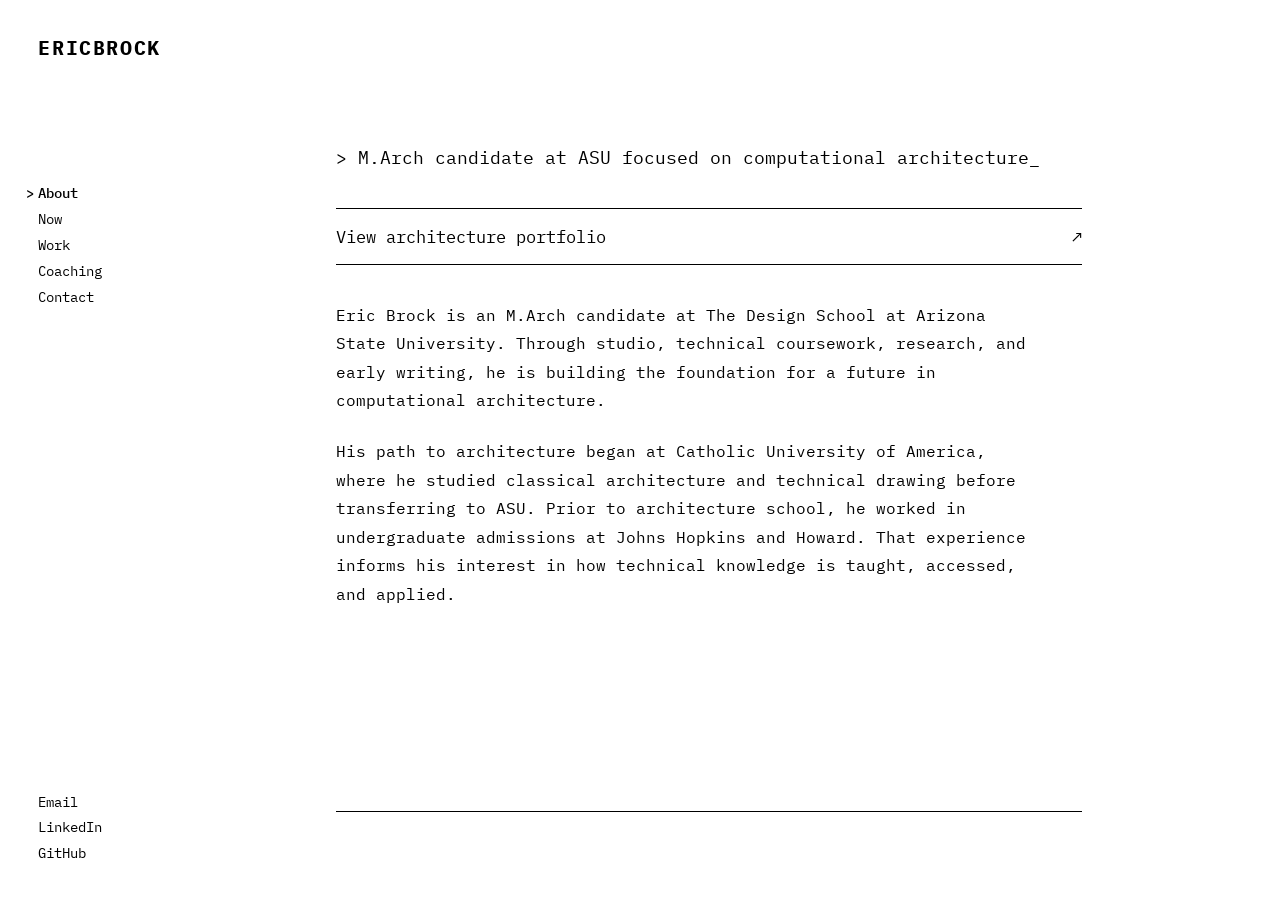
<file: index.html>
<!DOCTYPE html>
<html lang="en">
<head>
  <meta charset="UTF-8">
  <meta name="viewport" content="width=device-width, initial-scale=1.0">
  <meta name="description" content="Eric Brock is an M.Arch candidate at ASU building a foundation for computational architecture through coursework, research, and early writing.">
  <meta name="theme-color" content="#ffffff">
  <title>Eric Brock — About</title>
  <link rel="stylesheet" href="style.css?v=20260717f">
</head>
<body>
  <a class="skip-link" href="#content">Skip to content</a>
  <div class="site-shell">
    <aside class="sidebar" aria-label="Site navigation">
      <a class="site-name" href="index.html" aria-label="Eric Brock, About page"><span id="site-name">ERICBROCK</span></a>
      <nav class="site-nav" aria-label="Primary navigation">
        <a class="active" aria-current="page" href="index.html">About</a>
        <a href="now.html">Now</a>
        <a href="work.html">Work</a>
        <a href="coaching.html">Coaching</a>
        <a href="contact.html">Contact</a>
      </nav>
      <div class="sidebar-links" aria-label="External links">
        <a href="mailto:eric@brck.design">Email</a>
        <a href="https://www.linkedin.com/in/ebj/">LinkedIn</a>
        <a href="https://github.com/ericbrck">GitHub</a>
      </div>
    </aside>

    <main id="content" tabindex="-1">
      <article class="page about-page">
        <header class="about-intro">
          <h1 class="visually-hidden">About Eric Brock</h1>
          <div class="typed-line" aria-label="M.Arch candidate at ASU focused on computational architecture">
            <span aria-hidden="true">&gt;</span>
            <span> M.Arch candidate at ASU focused on computational architecture</span><span class="typed-cursor" aria-hidden="true">_</span>
          </div>
        </header>

        <a class="portfolio-cta" href="assets/Brock_Portfolio.pdf">
          <span>
            <strong>View architecture portfolio</strong>
          </span>
          <span class="cta-arrow" aria-hidden="true">↗</span>
        </a>

        <div class="prose">
          <p>Eric Brock is an M.Arch candidate at The Design School at Arizona State University. Through studio, technical coursework, research, and early writing, he is building the foundation for a future in computational architecture.</p>
          <p>His path to architecture began at Catholic University of America, where he studied classical architecture and technical drawing before transferring to ASU. Prior to architecture school, he worked in undergraduate admissions at Johns Hopkins and Howard. That experience informs his interest in how technical knowledge is taught, accessed, and applied.</p>
        </div>

        <div class="page-end-rule" aria-hidden="true"></div>
      </article>
    </main>
  </div>
  <script src="site.js?v=20260717b"></script>
</body>
</html>
</file>
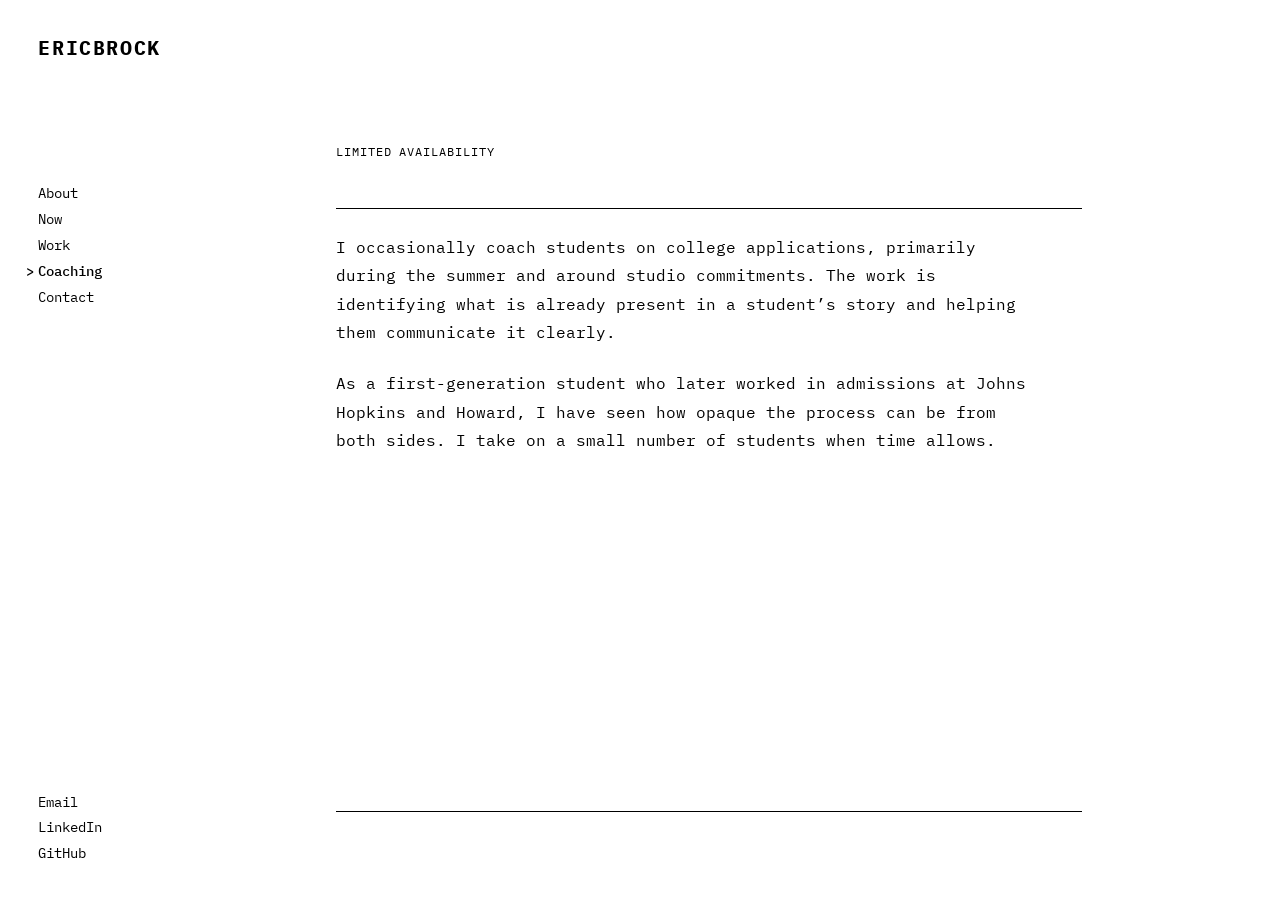
<file: coaching.html>
<!DOCTYPE html>
<html lang="en">
<head>
  <meta charset="UTF-8">
  <meta name="viewport" content="width=device-width, initial-scale=1.0">
  <meta name="description" content="College admissions coaching by Eric Brock, a former admissions officer and first-generation student.">
  <meta name="theme-color" content="#ffffff">
  <title>Eric Brock — Coaching</title>
  <link rel="stylesheet" href="style.css?v=20260717f">
</head>
<body>
  <a class="skip-link" href="#content">Skip to content</a>
  <div class="site-shell">
    <aside class="sidebar" aria-label="Site navigation">
      <a class="site-name" href="index.html" aria-label="Eric Brock, About page"><span id="site-name">ERICBROCK</span></a>
      <nav class="site-nav" aria-label="Primary navigation">
        <a href="index.html">About</a>
        <a href="now.html">Now</a>
        <a href="work.html">Work</a>
        <a class="active" aria-current="page" href="coaching.html">Coaching</a>
        <a href="contact.html">Contact</a>
      </nav>
      <div class="sidebar-links" aria-label="External links">
        <a href="mailto:eric@brck.design">Email</a>
        <a href="https://www.linkedin.com/in/ebj/">LinkedIn</a>
        <a href="https://github.com/ericbrck">GitHub</a>
      </div>
    </aside>

    <main id="content" tabindex="-1">
      <article class="page coaching-page">
        <header class="page-header">
          <h1 class="visually-hidden">Coaching</h1>
          <p class="eyebrow">Limited availability</p>
        </header>

        <div class="prose">
          <p>I occasionally coach students on college applications, primarily during the summer and around studio commitments. The work is identifying what is already present in a student’s story and helping them communicate it clearly.</p>
          <p>As a first-generation student who later worked in admissions at Johns Hopkins and Howard, I have seen how opaque the process can be from both sides. I take on a small number of students when time allows.</p>
        </div>

        <div class="page-end-rule" aria-hidden="true"></div>
      </article>
    </main>
  </div>
  <script src="site.js?v=20260717b"></script>
</body>
</html>
</file>
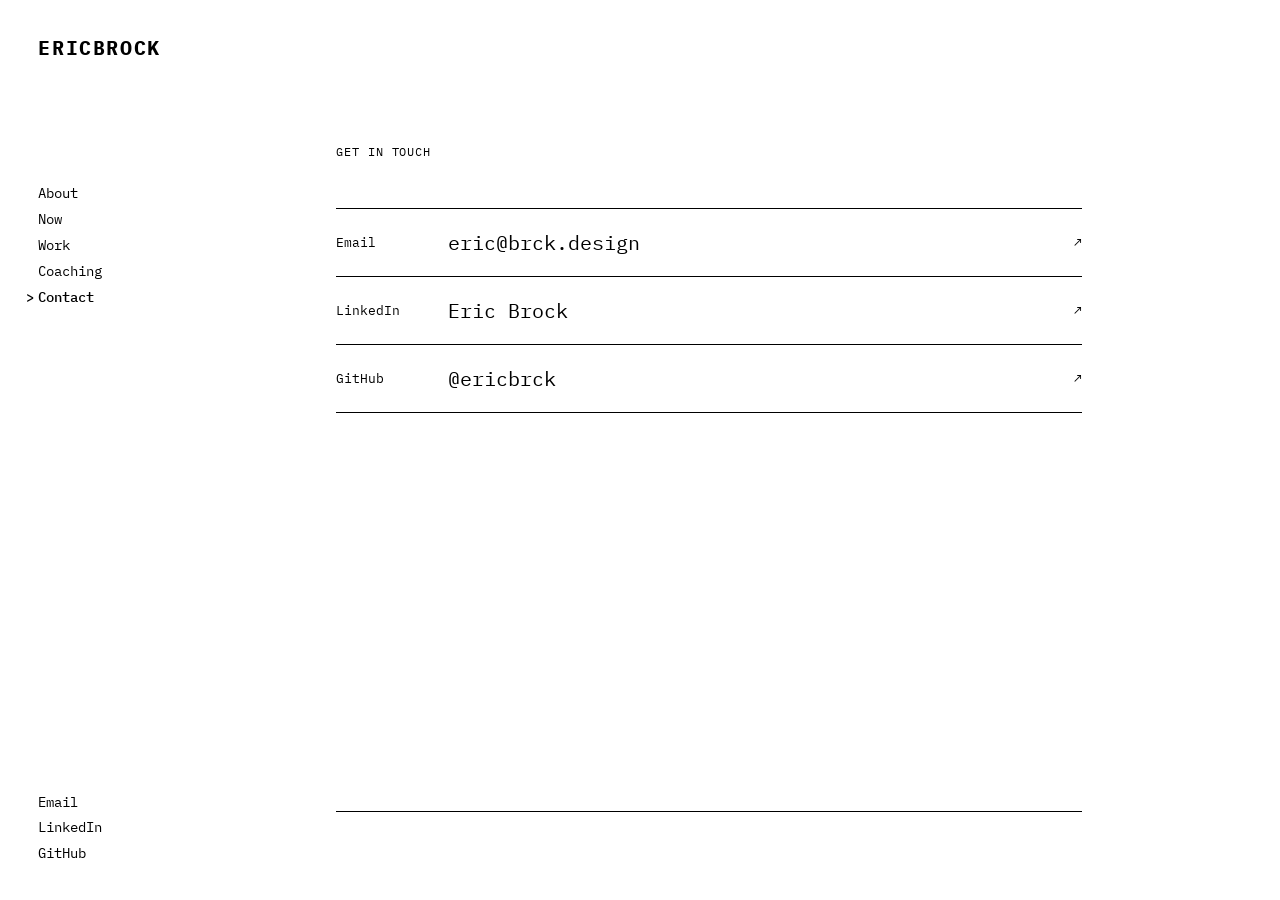
<file: contact.html>
<!DOCTYPE html>
<html lang="en">
<head>
  <meta charset="UTF-8">
  <meta name="viewport" content="width=device-width, initial-scale=1.0">
  <meta name="description" content="Contact Eric Brock about architecture, computational design, research, or writing.">
  <meta name="theme-color" content="#ffffff">
  <title>Eric Brock — Contact</title>
  <link rel="stylesheet" href="style.css?v=20260717f">
</head>
<body>
  <a class="skip-link" href="#content">Skip to content</a>
  <div class="site-shell">
    <aside class="sidebar" aria-label="Site navigation">
      <a class="site-name" href="index.html" aria-label="Eric Brock, About page"><span id="site-name">ERICBROCK</span></a>
      <nav class="site-nav" aria-label="Primary navigation">
        <a href="index.html">About</a>
        <a href="now.html">Now</a>
        <a href="work.html">Work</a>
        <a href="coaching.html">Coaching</a>
        <a class="active" aria-current="page" href="contact.html">Contact</a>
      </nav>
      <div class="sidebar-links" aria-label="External links">
        <a href="mailto:eric@brck.design">Email</a>
        <a href="https://www.linkedin.com/in/ebj/">LinkedIn</a>
        <a href="https://github.com/ericbrck">GitHub</a>
      </div>
    </aside>

    <main id="content" tabindex="-1">
      <article class="page contact-page">
        <header class="page-header">
          <h1 class="visually-hidden">Contact</h1>
          <p class="eyebrow">Get in touch</p>
        </header>

        <div class="contact-list">
          <a href="mailto:eric@brck.design" aria-label="Email Eric Brock at eric@brck.design">
            <span>Email</span>
            <strong id="contact-email" class="scramble-text">eric@brck.design</strong>
            <span aria-hidden="true">↗</span>
          </a>
          <a href="https://www.linkedin.com/in/ebj/">
            <span>LinkedIn</span>
            <strong>Eric Brock</strong>
            <span aria-hidden="true">↗</span>
          </a>
          <a href="https://github.com/ericbrck">
            <span>GitHub</span>
            <strong>@ericbrck</strong>
            <span aria-hidden="true">↗</span>
          </a>
        </div>

        <div class="page-end-rule" aria-hidden="true"></div>
      </article>
    </main>
  </div>
  <script src="site.js?v=20260717c"></script>
</body>
</html>
</file>
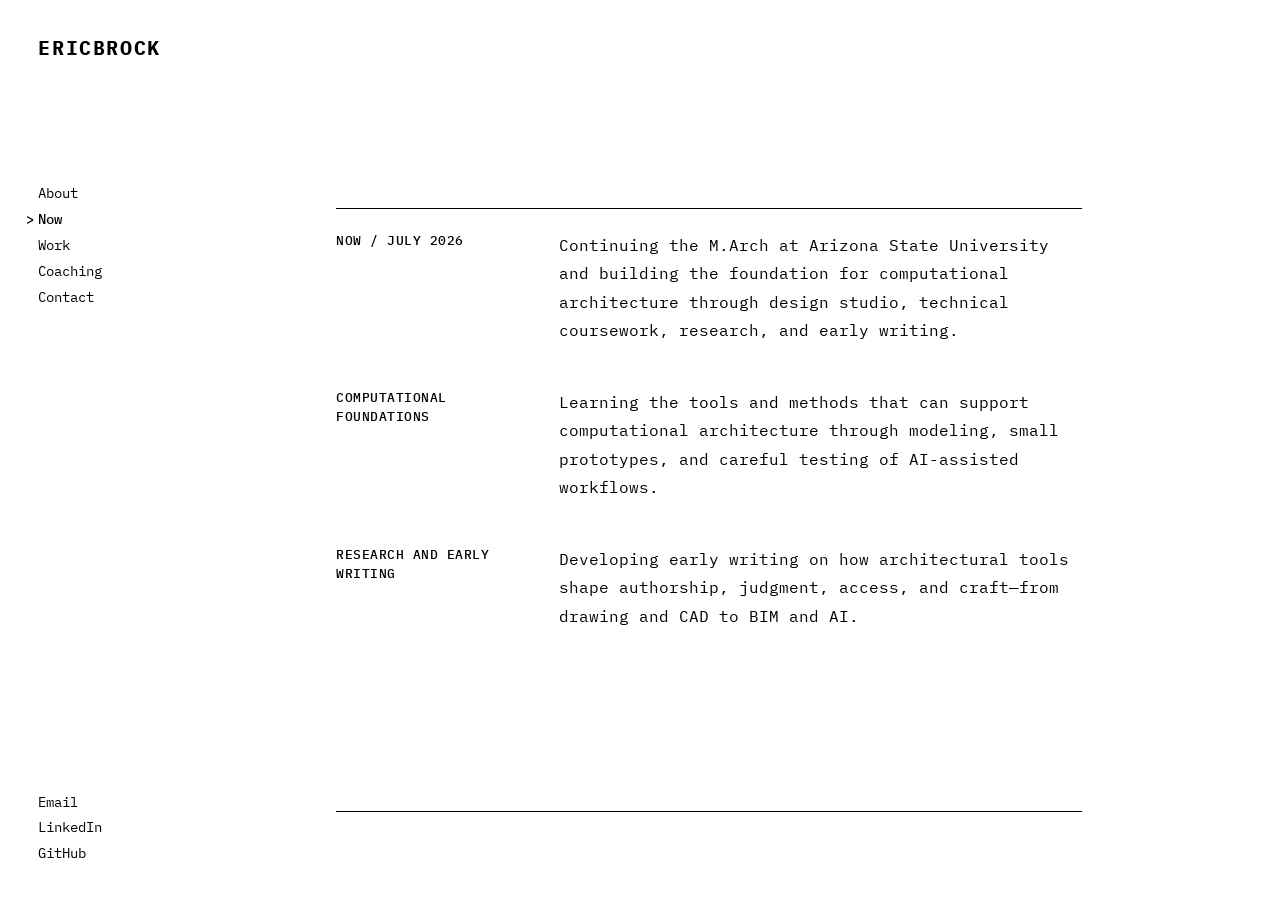
<file: now.html>
<!DOCTYPE html>
<html lang="en">
<head>
  <meta charset="UTF-8">
  <meta name="viewport" content="width=device-width, initial-scale=1.0">
  <meta name="description" content="What Eric Brock is focused on now: M.Arch study, computational foundations, research, and early writing.">
  <meta name="theme-color" content="#ffffff">
  <title>Eric Brock — Now</title>
  <link rel="stylesheet" href="style.css?v=20260717g">
</head>
<body>
  <a class="skip-link" href="#content">Skip to content</a>
  <div class="site-shell">
    <aside class="sidebar" aria-label="Site navigation">
      <a class="site-name" href="index.html" aria-label="Eric Brock, About page"><span id="site-name">ERICBROCK</span></a>
      <nav class="site-nav" aria-label="Primary navigation">
        <a href="index.html">About</a>
        <a class="active" aria-current="page" href="now.html">Now</a>
        <a href="work.html">Work</a>
        <a href="coaching.html">Coaching</a>
        <a href="contact.html">Contact</a>
      </nav>
      <div class="sidebar-links" aria-label="External links">
        <a href="mailto:eric@brck.design">Email</a>
        <a href="https://www.linkedin.com/in/ebj/">LinkedIn</a>
        <a href="https://github.com/ericbrck">GitHub</a>
      </div>
    </aside>

    <main id="content" tabindex="-1">
      <article class="page now-page">
        <h1 class="visually-hidden">Now</h1>

        <div class="prose now-list">
          <section aria-labelledby="current-heading">
            <h2 id="current-heading">Now / July 2026</h2>
            <p>Continuing the M.Arch at Arizona State University and building the foundation for computational architecture through design studio, technical coursework, research, and early writing.</p>
          </section>
          <section aria-labelledby="practice-heading">
            <h2 id="practice-heading">Computational foundations</h2>
            <p>Learning the tools and methods that can support computational architecture through modeling, small prototypes, and careful testing of AI-assisted workflows.</p>
          </section>
          <section aria-labelledby="writing-heading">
            <h2 id="writing-heading">Research and early writing</h2>
            <p>Developing early writing on how architectural tools shape authorship, judgment, access, and craft—from drawing and CAD to BIM and AI.</p>
          </section>
        </div>

        <div class="page-end-rule" aria-hidden="true"></div>
      </article>
    </main>
  </div>
  <script src="site.js?v=20260717b"></script>
</body>
</html>
</file>
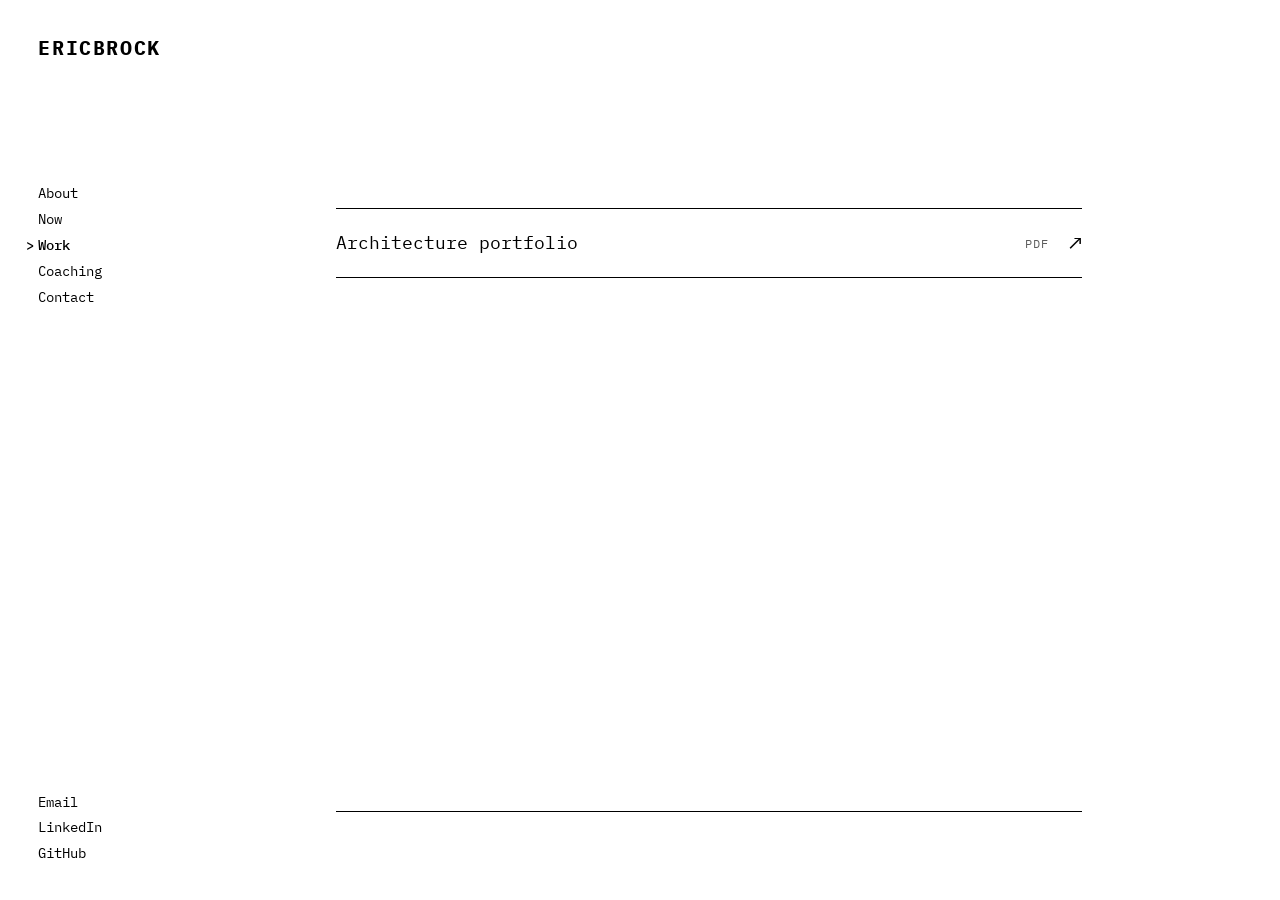
<file: work.html>
<!DOCTYPE html>
<html lang="en">
<head>
  <meta charset="UTF-8">
  <meta name="viewport" content="width=device-width, initial-scale=1.0">
  <meta name="description" content="Selected architecture work by Eric Brock.">
  <meta name="theme-color" content="#ffffff">
  <title>Eric Brock — Work</title>
  <link rel="stylesheet" href="style.css?v=20260717h">
</head>
<body>
  <a class="skip-link" href="#content">Skip to content</a>
  <div class="site-shell">
    <aside class="sidebar" aria-label="Site navigation">
      <a class="site-name" href="index.html" aria-label="Eric Brock, About page"><span id="site-name">ERICBROCK</span></a>
      <nav class="site-nav" aria-label="Primary navigation">
        <a href="index.html">About</a>
        <a href="now.html">Now</a>
        <a class="active" aria-current="page" href="work.html">Work</a>
        <a href="coaching.html">Coaching</a>
        <a href="contact.html">Contact</a>
      </nav>
      <div class="sidebar-links" aria-label="External links">
        <a href="mailto:eric@brck.design">Email</a>
        <a href="https://www.linkedin.com/in/ebj/">LinkedIn</a>
        <a href="https://github.com/ericbrck">GitHub</a>
      </div>
    </aside>

    <main id="content" tabindex="-1">
      <article class="page work-page">
        <h1 class="visually-hidden">Work</h1>

        <a class="work-card" href="assets/Brock_Portfolio.pdf">
          <strong>Architecture portfolio</strong>
          <span class="work-format">PDF</span>
          <span class="cta-arrow" aria-hidden="true">↗</span>
        </a>

        <div class="page-end-rule" aria-hidden="true"></div>
      </article>
    </main>
  </div>
  <script src="site.js?v=20260717b"></script>
</body>
</html>
</file>
<file: style.css>
@import url('https://fonts.googleapis.com/css2?family=IBM+Plex+Mono:wght@300;400;500;700&display=swap');

:root {
  --background: #ffffff;
  --foreground: #000000;
  --muted: #5d5d5d;
  --gutter: clamp(1.25rem, 3vw, 3rem);
  --sidebar-width: 17rem;
  --page-top: clamp(6rem, 16vh, 10rem);
  --intro-band: 4rem;
}

* {
  box-sizing: border-box;
  margin: 0;
  padding: 0;
}

html,
body {
  background: var(--background);
  color: var(--foreground);
  font-family: 'IBM Plex Mono', monospace;
  font-weight: 400;
  min-height: 100%;
  -webkit-text-size-adjust: 100%;
  text-size-adjust: 100%;
}

html {
  scrollbar-gutter: stable;
}

a {
  color: inherit;
  text-decoration-thickness: 1px;
  text-underline-offset: 0.22em;
}

a:hover {
  text-decoration-style: solid;
  text-decoration-thickness: 2px;
}

a:focus-visible,
[tabindex]:focus-visible {
  outline: 2px solid var(--foreground);
  outline-offset: 4px;
}

.skip-link {
  background: var(--foreground);
  color: var(--background);
  left: 1rem;
  padding: 0.75rem 1rem;
  position: fixed;
  top: 1rem;
  transform: translateY(-200%);
  z-index: 100;
}

.skip-link:focus {
  transform: translateY(0);
}

.visually-hidden {
  clip: rect(0 0 0 0);
  clip-path: inset(50%);
  height: 1px;
  overflow: hidden;
  position: absolute;
  white-space: nowrap;
  width: 1px;
}

.site-shell {
  display: grid;
  grid-template-columns: var(--sidebar-width) minmax(0, 1fr);
  margin: 0 auto;
  max-width: 88rem;
  min-height: 100vh;
}

.sidebar {
  align-self: start;
  display: flex;
  flex-direction: column;
  height: 100vh;
  padding: var(--gutter);
  position: sticky;
  top: 0;
}

.site-name {
  font-size: 1.25rem;
  font-weight: 700;
  letter-spacing: 0.08em;
  line-height: 1;
  text-decoration: none;
  white-space: nowrap;
}

.site-name span span {
  display: inline-block;
}

.scramble-text > span {
  display: inline-block;
}

.site-nav {
  align-items: flex-start;
  display: flex;
  flex-direction: column;
  gap: 0.5rem;
  margin-top: clamp(4rem, 14vh, 8rem);
  padding-left: 0;
}

.site-nav a,
.sidebar-links a {
  font-size: 0.86rem;
  text-decoration: none;
  width: fit-content;
}

.site-nav a:hover,
.sidebar-links a:hover {
  text-decoration: underline;
  text-decoration-style: solid;
  text-decoration-thickness: 1px;
}

.site-nav a {
  position: relative;
}

.site-nav a::before {
  content: '';
  left: -1.5ch;
  position: absolute;
  right: auto;
  text-align: right;
  width: 1ch;
}

.site-nav a.active {
  font-weight: 500;
}

.site-nav a.active::before {
  content: '>';
}

.sidebar-links {
  display: flex;
  flex-direction: column;
  gap: 0.45rem;
  margin-top: auto;
}

main {
  max-width: 53rem;
  padding: 0 var(--gutter) 0 clamp(2rem, 5vw, 5rem);
  width: 100%;
}

.page {
  display: flex;
  flex-direction: column;
  min-height: 100vh;
  padding-top: var(--page-top);
}

.now-page,
.work-page {
  padding-top: calc(var(--page-top) + var(--intro-band));
}

.page-header,
.about-intro {
  min-height: var(--intro-band);
}

.page-header {
  max-width: 44rem;
}

.eyebrow,
.cta-label,
.work-number,
.work-format {
  font-size: 0.73rem;
  letter-spacing: 0.08em;
  text-transform: uppercase;
}

.eyebrow {
  margin-bottom: 1.3rem;
}

h1 {
  font-size: clamp(2rem, 4.4vw, 3.75rem);
  font-weight: 500;
  letter-spacing: -0.05em;
  line-height: 1.04;
  max-width: 16ch;
}

.about-page h1 {
  font-size: clamp(1.85rem, 3.7vw, 3.15rem);
  max-width: 20ch;
}

.page-intro {
  font-size: 1rem;
  line-height: 1.7;
  margin-top: 1.5rem;
  max-width: 38rem;
}

.typed-line {
  font-size: 0.95rem;
  line-height: 1.6;
  margin-top: 1.75rem;
  min-height: 1.6em;
}

.about-intro .typed-line {
  font-size: clamp(1rem, 1.5vw, 1.12rem);
  margin-top: 0;
}

.typed-cursor {
  animation: blink 1s steps(1) infinite;
}

@keyframes blink {
  50% { opacity: 0; }
}

.portfolio-cta {
  align-items: center;
  border-bottom: 1px solid var(--foreground);
  border-top: 1px solid var(--foreground);
  display: flex;
  justify-content: space-between;
  margin: 0 0 clamp(2.5rem, 6vh, 3.75rem);
  padding: 1.35rem 0;
  text-decoration: none;
}

.about-page .portfolio-cta {
  margin: 0 0 2.25rem;
  padding: 1rem 0;
}

.portfolio-cta > span:first-child {
  display: flex;
  flex-direction: column;
  gap: 0.45rem;
}

.portfolio-cta strong {
  font-size: clamp(1.1rem, 2.2vw, 1.55rem);
  font-weight: 500;
}

.about-page .portfolio-cta strong {
  font-size: clamp(0.98rem, 1.35vw, 1.08rem);
  font-weight: 400;
}

.about-page .cta-arrow {
  font-size: 1.05rem;
}

.cta-arrow {
  font-size: 1.35rem;
  transition: transform 150ms ease;
}

.portfolio-cta:hover .cta-arrow,
.work-card:hover .cta-arrow {
  transform: translate(0.2rem, -0.2rem);
}

.prose {
  max-width: none;
  width: 100%;
}

.prose p {
  font-size: clamp(0.96rem, 1.25vw, 1.04rem);
  line-height: 1.78;
  margin-bottom: 1.4rem;
  max-width: 44rem;
}

.prose p:last-child {
  margin-bottom: 0;
}

.now-list section {
  display: grid;
  gap: 1.5rem;
  grid-template-columns: minmax(8rem, 0.38fr) minmax(0, 1fr);
  padding: 1.35rem 0;
}

.now-list section:first-child {
  border-top: 1px solid var(--foreground);
}

.now-list h2 {
  font-size: 0.82rem;
  font-weight: 500;
  letter-spacing: 0.04em;
  line-height: 1.5;
  text-transform: uppercase;
}

.now-list p {
  margin-bottom: 0;
}

.work-card {
  align-items: center;
  border-bottom: 1px solid var(--foreground);
  border-top: 1px solid var(--foreground);
  display: grid;
  gap: 1.25rem;
  grid-template-columns: minmax(0, 1fr) auto auto;
  margin-top: 0;
  padding: 1.25rem 0;
  text-decoration: none;
}

.work-card > strong {
  font-size: clamp(1rem, 1.5vw, 1.12rem);
  font-weight: 400;
  letter-spacing: 0;
  line-height: 1.5;
  text-transform: none;
}

.work-format {
  color: var(--muted);
  margin-top: 0;
}

.contact-list {
  border-top: 1px solid var(--foreground);
  margin-top: 0;
}

.coaching-page .prose {
  border-top: 1px solid var(--foreground);
  padding-top: 1.5rem;
}

.contact-list a {
  align-items: center;
  border-bottom: 1px solid var(--foreground);
  display: grid;
  font-size: 0.82rem;
  gap: 1rem;
  grid-template-columns: 6rem minmax(0, 1fr) auto;
  padding: 1.25rem 0;
  text-decoration: none;
}

.contact-list strong {
  font-size: clamp(1rem, 2vw, 1.25rem);
  font-weight: 400;
}

.page-end-rule {
  border-top: 1px solid var(--foreground);
  height: 5.5625rem;
  margin-top: auto;
}

@media (max-width: 760px) {
  .site-shell {
    display: block;
  }

  .sidebar {
    background: var(--background);
    border-bottom: 1px solid var(--foreground);
    height: auto;
    padding: 1.2rem var(--gutter) 1rem;
    z-index: 20;
  }

  .site-name {
    font-size: 1.05rem;
  }

  .site-nav {
    flex-direction: row;
    gap: 1.2rem;
    margin-top: 1rem;
    overflow-x: auto;
    padding-bottom: 0.2rem;
    scrollbar-width: none;
  }

  .site-nav::-webkit-scrollbar {
    display: none;
  }

  .site-nav a {
    flex: 0 0 auto;
    font-size: 0.78rem;
  }

  .site-nav a::before,
  .site-nav a.active::before {
    content: none;
  }

  .site-nav a.active {
    text-decoration: underline;
  }

  .sidebar-links {
    display: none;
  }

  main {
    max-width: none;
    padding: 0 var(--gutter);
  }

  .page {
    min-height: calc(100vh - 6.8rem);
    padding-top: clamp(4rem, 10vh, 6rem);
  }

  .now-page,
  .work-page {
    padding-top: calc(clamp(4rem, 10vh, 6rem) + var(--intro-band));
  }

  .about-page .portfolio-cta {
    margin: 0 0 2.5rem;
  }
}

@media (max-width: 520px) {
  .now-list section {
    display: block;
  }

  .now-list h2 {
    margin-bottom: 0.75rem;
  }

  .contact-list a {
    grid-template-columns: 1fr auto;
  }

  .contact-list a > span:first-child {
    grid-column: 1 / -1;
  }
}

@media (prefers-reduced-motion: reduce) {
  .typed-cursor {
    animation: none;
  }

  .cta-arrow {
    transition: none;
  }
}
</file>
